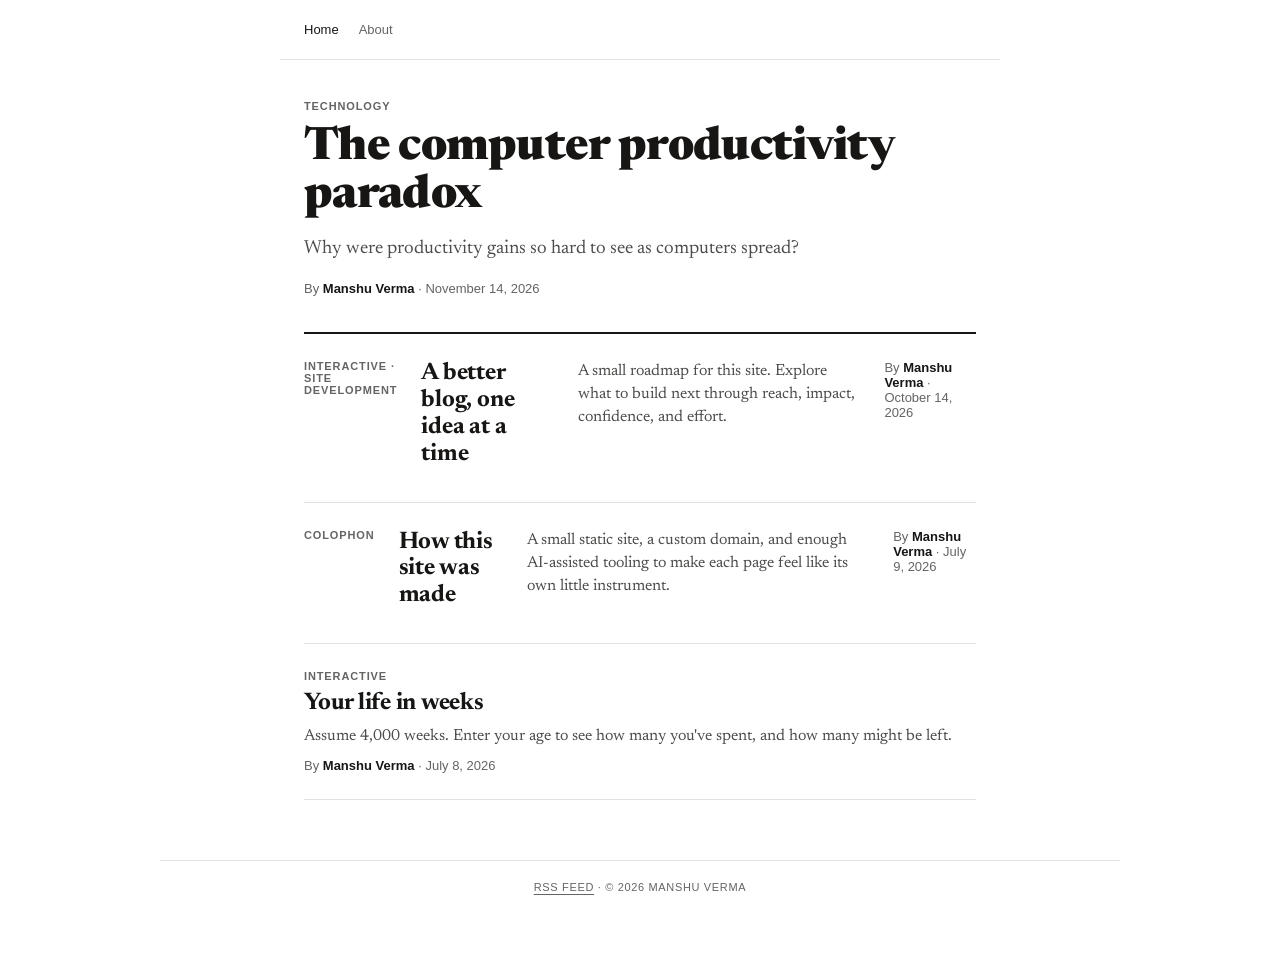
<file: index.html>
<!doctype html>
<html lang="en">
<head>
  <meta charset="utf-8">
  <meta name="viewport" content="width=device-width, initial-scale=1">
  <title>manshuverma.com</title>
  <meta name="description" content="Personal blog of Manshu Verma.">
  <link rel="preconnect" href="https://fonts.googleapis.com">
  <link rel="preconnect" href="https://fonts.gstatic.com" crossorigin>
  <link href="https://fonts.googleapis.com/css2?family=Newsreader:ital,opsz,wght@0,6..72,400..800;1,6..72,400..500&display=swap" rel="stylesheet">
  <link rel="stylesheet" href="assets/css/base.css">
  <link rel="alternate" type="application/rss+xml" title="Manshu Verma" href="feed.xml">
  <script defer src="community-config.js"></script>
  <script defer src="community.js"></script>
  <link rel="stylesheet" href="community.css">
</head>
<body>

  <header class="site-header">
    <nav>
      <a href="index.html" aria-current="page">Home</a>
      <a href="about.html">About</a>
    </nav>
  </header>

  <main class="feed">
    <article class="lead">
      <span class="kicker">Technology</span>
      <h1 class="lead__title"><a href="posts/2026-11-14-computer-productivity-paradox.html">The computer productivity paradox</a></h1>
      <p class="lead__dek">Why were productivity gains so hard to see as computers spread?</p>
      <div class="byline">By <strong>Manshu Verma</strong> &middot; November 14, 2026</div>
    </article>

    <article class="story">
      <span class="kicker">Interactive · Site development</span>
      <h2 class="story__title"><a href="posts/2026-10-14-blog-roadmap.html">A better blog, one idea at a time</a></h2>
      <p class="story__dek">A small roadmap for this site. Explore what to build next through reach, impact, confidence, and effort.</p>
      <div class="byline">By <strong>Manshu Verma</strong> &middot; October 14, 2026</div>
    </article>

    <article class="story">
      <span class="kicker">Colophon</span>
      <h2 class="story__title">
        <a href="posts/2026-07-09-how-this-site-was-made.html">How this site was made</a>
      </h2>
      <p class="story__dek">A small static site, a custom domain, and enough AI-assisted tooling to make each page feel like its own little instrument.</p>
      <div class="byline">By <strong>Manshu Verma</strong> &middot; July 9, 2026</div>
    </article>

    <article class="story">
      <div class="story__body">
        <span class="kicker">Interactive</span>
        <h2 class="story__title">
          <a href="posts/2026-07-08-your-life-in-weeks.html">Your life in weeks</a>
        </h2>
        <p class="story__dek">Assume 4,000 weeks. Enter your age to see how many you've spent, and how many might be left.</p>
        <div class="byline">By <strong>Manshu Verma</strong> &middot; July 8, 2026</div>
      </div>
    </article>

    <section class="community-section" data-newsletter hidden aria-labelledby="newsletter-heading">
      <h2 id="newsletter-heading">New writing, by email</h2>
      <p>Get new articles and interactive essays in your inbox.</p>
      <form method="post">
        <label for="newsletter-email">Your email address</label>
        <div class="newsletter-fields">
          <input id="newsletter-email" type="email" name="email" autocomplete="email" placeholder="you@example.com" required>
          <input type="hidden" name="embed" value="1">
          <button type="submit" disabled>Subscribe</button>
        </div>
      </form>
      <p class="community-note">Email subscriptions are handled by <a href="https://buttondown.com">Buttondown</a>. Unsubscribe at any time.</p>
    </section>
  </main>

  <footer class="site-footer">
    <a href="feed.xml">RSS feed</a> &middot;
    &copy; 2026 Manshu Verma
  </footer>
</body>
</html>
</file>
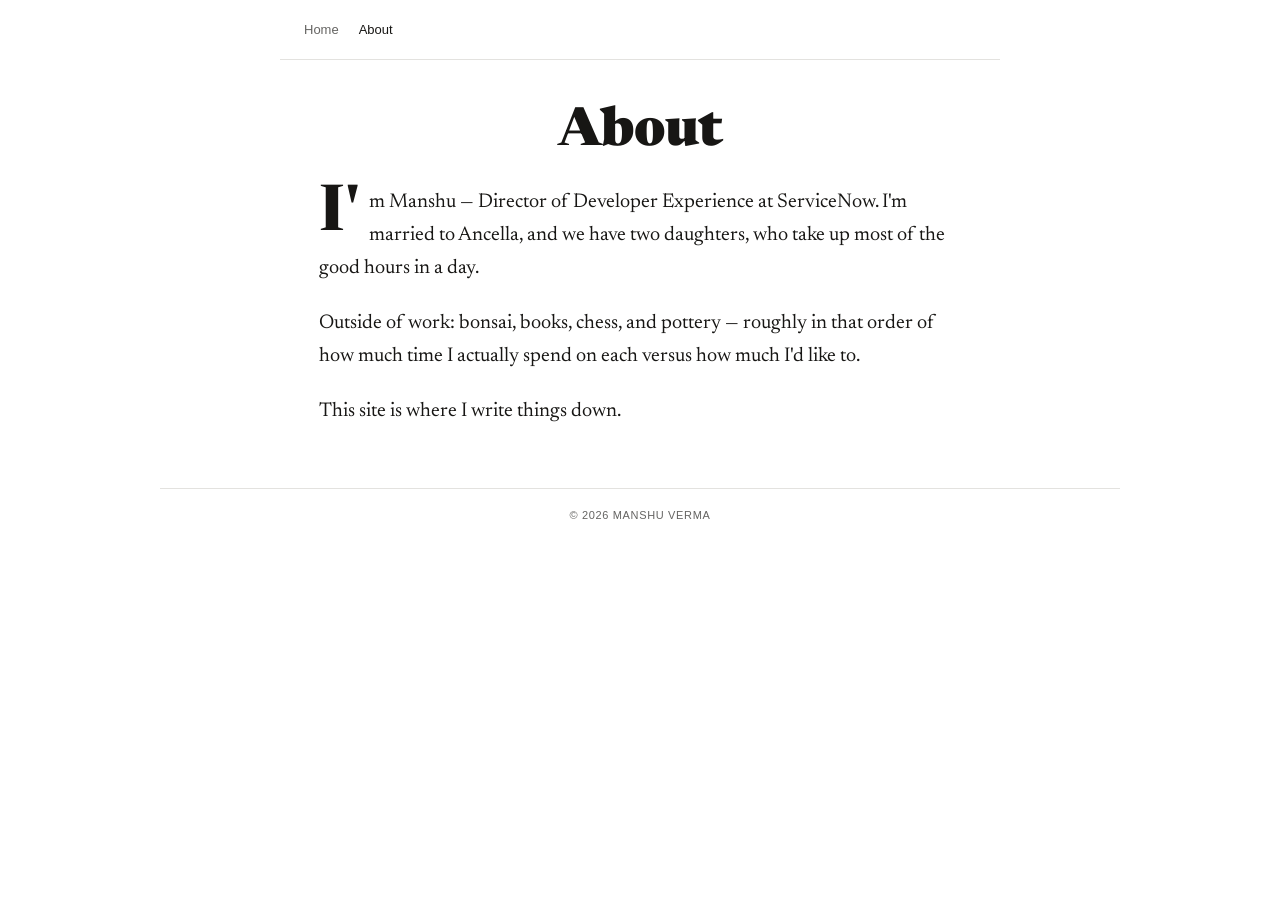
<file: about.html>
<!doctype html>
<html lang="en">
<head>
  <meta charset="utf-8">
  <meta name="viewport" content="width=device-width, initial-scale=1">
  <title>About — manshuverma.com</title>
  <meta name="description" content="About Manshu Verma.">
  <link rel="preconnect" href="https://fonts.googleapis.com">
  <link rel="preconnect" href="https://fonts.gstatic.com" crossorigin>
  <link href="https://fonts.googleapis.com/css2?family=Newsreader:ital,opsz,wght@0,6..72,400..800;1,6..72,400..500&display=swap" rel="stylesheet">
  <link rel="stylesheet" href="assets/css/base.css">
</head>
<body>

  <header class="site-header">
    <nav>
      <a href="index.html">Home</a>
      <a href="about.html" aria-current="page">About</a>
    </nav>
  </header>

  <main class="article">
    <div class="article__head">
      <h1 class="article__title">About</h1>
    </div>

    <div class="prose">
      <p>I'm Manshu — Director of Developer Experience at ServiceNow. I'm married to Ancella, and we have two daughters, who take up most of the good hours in a day.</p>
      <p>Outside of work: bonsai, books, chess, and pottery — roughly in that order of how much time I actually spend on each versus how much I'd like to.</p>
      <p>This site is where I write things down.</p>
    </div>
  </main>

  <footer class="site-footer">
    &copy; 2026 Manshu Verma
  </footer>

</body>
</html>
</file>
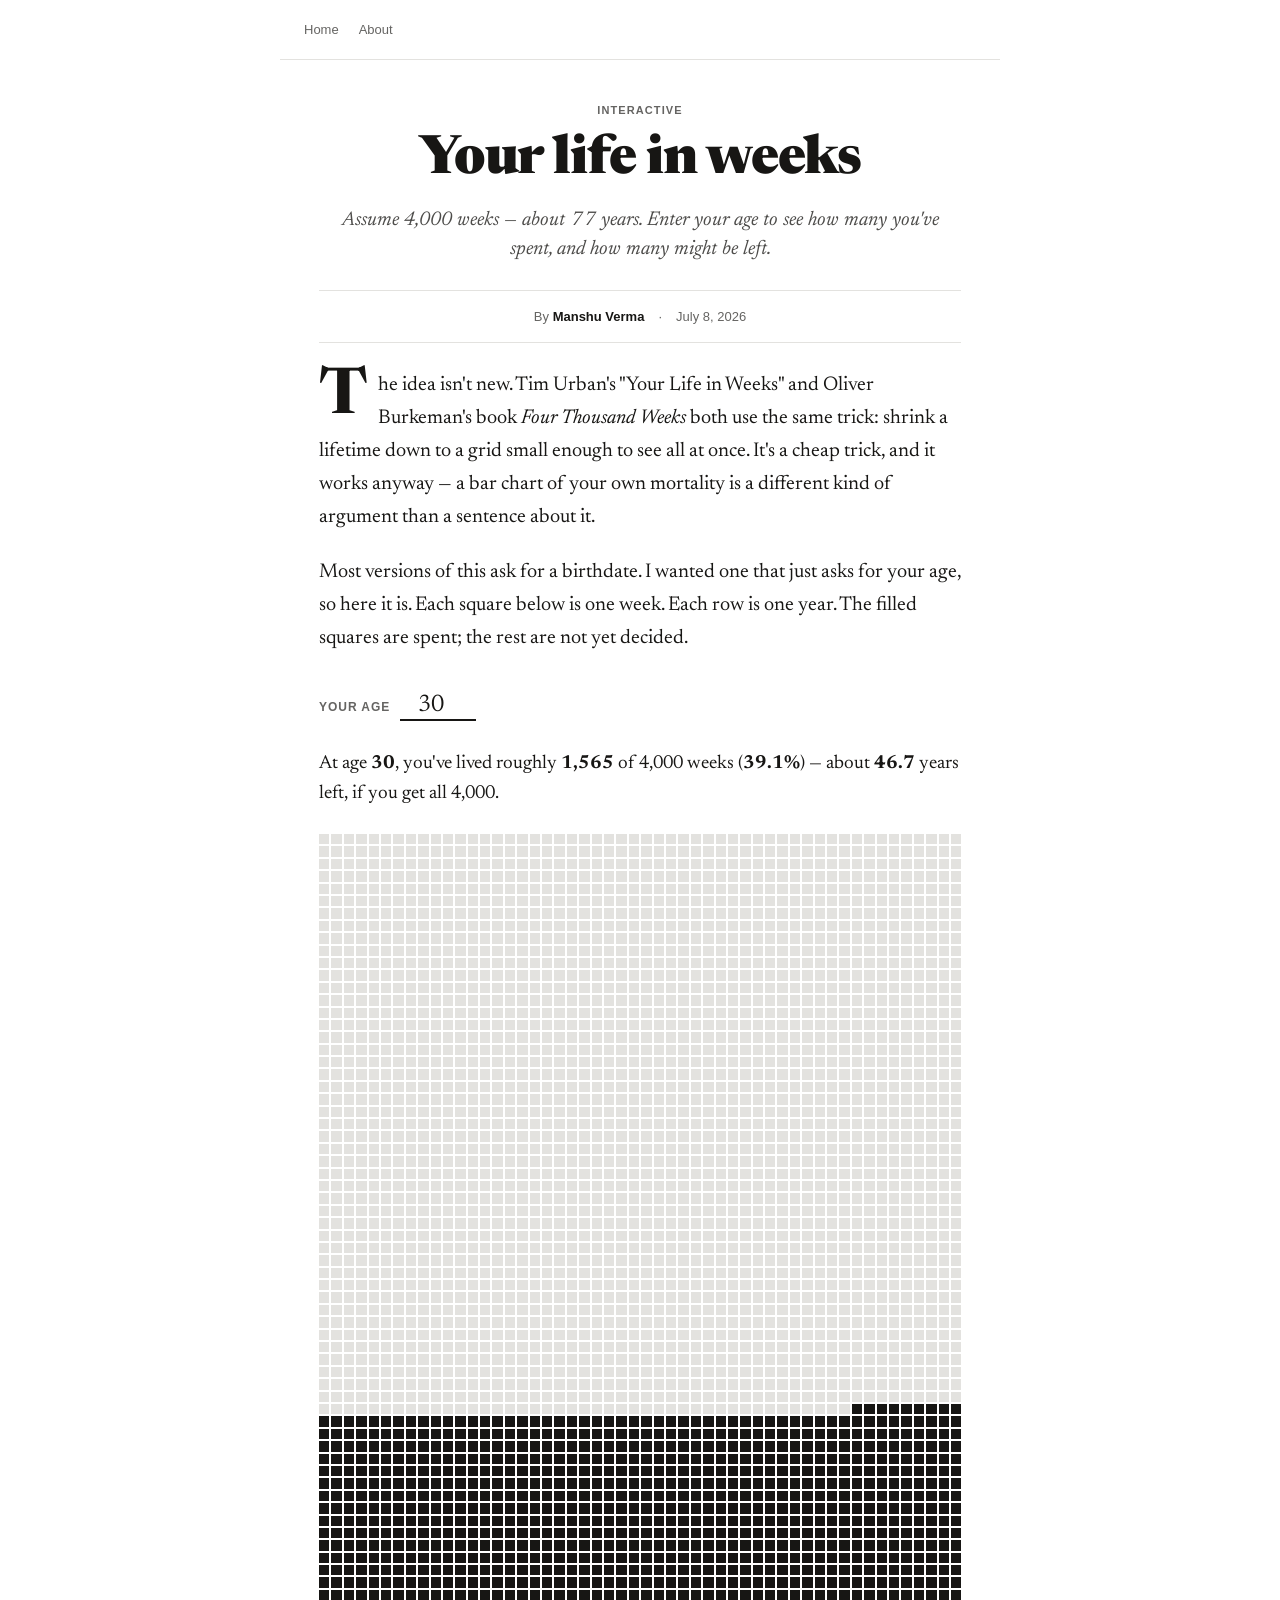
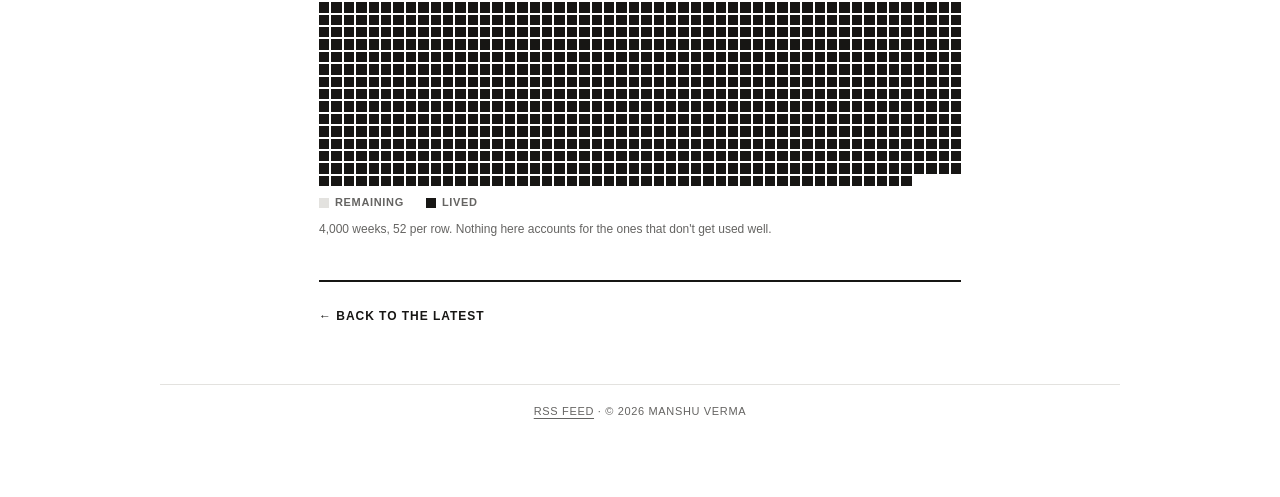
<file: posts/2026-07-08-your-life-in-weeks.html>
<!doctype html>
<html lang="en">
<head>
  <meta charset="utf-8">
  <meta name="viewport" content="width=device-width, initial-scale=1">
  <title>Your life in weeks — manshuverma.com</title>
  <meta name="description" content="An interactive visualization of a 4,000-week life, by age instead of birthdate.">
  <link rel="preconnect" href="https://fonts.googleapis.com">
  <link rel="preconnect" href="https://fonts.gstatic.com" crossorigin>
  <link href="https://fonts.googleapis.com/css2?family=Newsreader:ital,opsz,wght@0,6..72,400..800;1,6..72,400..500&display=swap" rel="stylesheet">
  <link rel="stylesheet" href="../assets/css/base.css">
  <style>
    /* Post-specific: the weeks-grid tool */
    .weeks-tool {
      margin: 36px 0 8px;
      font-family: var(--sans);
    }
    .weeks-tool__controls {
      display: flex;
      align-items: baseline;
      gap: 10px;
      margin-bottom: 28px;
    }
    .weeks-tool__controls label {
      font-size: 12px;
      font-weight: 600;
      letter-spacing: 0.08em;
      text-transform: uppercase;
      color: var(--ink-3);
    }
    .weeks-tool__controls input[type="number"] {
      width: 76px;
      font-family: var(--serif);
      font-size: 24px;
      text-align: center;
      background: transparent;
      color: var(--ink);
      border: none;
      border-bottom: 2px solid var(--ink);
      padding: 2px 4px;
    }
    .weeks-tool__controls input[type="number"]:focus {
      outline: none;
    }
    .weeks-tool__stat {
      font-family: var(--serif);
      font-size: 19px;
      line-height: 1.55;
      color: var(--ink);
      margin: 0 0 26px;
    }
    .weeks-grid {
      display: grid;
      grid-template-columns: repeat(52, 1fr);
      gap: 2px;
    }
    .week {
      aspect-ratio: 1;
      background: var(--rule);
    }
    .week.lived {
      background: var(--ink);
    }
    .weeks-tool__caption {
      margin-top: 14px;
      font-size: 12px;
      color: var(--ink-3);
    }
    .weeks-tool__legend {
      display: flex;
      align-items: center;
      gap: 22px;
      margin-top: 10px;
      font-size: 11px;
      font-weight: 600;
      letter-spacing: 0.06em;
      text-transform: uppercase;
      color: var(--ink-3);
    }
    .weeks-tool__legend .swatch {
      display: inline-block;
      width: 10px;
      height: 10px;
      margin-right: 6px;
      vertical-align: middle;
    }
    .swatch--lived { background: var(--ink); }
    .swatch--remaining { background: var(--rule); }
  </style>
  <link rel="alternate" type="application/rss+xml" title="Manshu Verma" href="../feed.xml">
  <script defer src="../community-config.js"></script>
  <script defer src="../community.js"></script>
  <link rel="stylesheet" href="../community.css">
</head>
<body>

  <header class="site-header">
    <nav>
      <a href="../index.html">Home</a>
      <a href="../about.html">About</a>
    </nav>
  </header>

  <main class="article">
    <div class="article__head">
      <span class="kicker">Interactive</span>
      <h1 class="article__title">Your life in weeks</h1>
      <p class="article__dek">Assume 4,000 weeks — about 77 years. Enter your age to see how many you've spent, and how many might be left.</p>
    </div>

    <div class="article__meta">
      <span>By <strong>Manshu Verma</strong></span>
      <span aria-hidden="true">&middot;</span>
      <span>July 8, 2026</span>
    </div>

    <div class="prose">
      <p>The idea isn't new. Tim Urban's "Your Life in Weeks" and Oliver Burkeman's book <em>Four Thousand Weeks</em> both use the same trick: shrink a lifetime down to a grid small enough to see all at once. It's a cheap trick, and it works anyway — a bar chart of your own mortality is a different kind of argument than a sentence about it.</p>
      <p>Most versions of this ask for a birthdate. I wanted one that just asks for your age, so here it is. Each square below is one week. Each row is one year. The filled squares are spent; the rest are not yet decided.</p>
    </div>

    <div class="weeks-tool">
      <div class="weeks-tool__controls">
        <label for="ageInput">Your age</label>
        <input type="number" id="ageInput" min="0" max="100" step="0.1" value="30">
      </div>
      <p class="weeks-tool__stat" id="weeksStat"></p>
      <div class="weeks-grid" id="weeksGrid" role="img" aria-label="Grid of 4000 squares representing weeks in a life, filled squares indicating weeks already lived"></div>
      <div class="weeks-tool__legend">
        <span><span class="swatch swatch--remaining"></span>Remaining</span>
        <span><span class="swatch swatch--lived"></span>Lived</span>
      </div>
      <p class="weeks-tool__caption">4,000 weeks, 52 per row. Nothing here accounts for the ones that don't get used well.</p>
    </div>

    <div class="article__foot">
      <a href="../index.html">&larr; Back to the latest</a>
    </div>

    <section class="community-section" data-newsletter hidden aria-labelledby="newsletter-heading">
      <h2 id="newsletter-heading">New writing, by email</h2>
      <p>Get new articles and interactive essays in your inbox.</p>
      <form method="post">
        <label for="newsletter-email">Your email address</label>
        <div class="newsletter-fields">
          <input id="newsletter-email" type="email" name="email" autocomplete="email" placeholder="you@example.com" required>
          <input type="hidden" name="embed" value="1">
          <button type="submit" disabled>Subscribe</button>
        </div>
      </form>
      <p class="community-note">Email subscriptions are handled by <a href="https://buttondown.com">Buttondown</a>. Unsubscribe at any time.</p>
    </section>

    <section class="community-section" data-comments data-page-id="2026-07-08-your-life-in-weeks" hidden aria-labelledby="comments-heading">
      <h2 id="comments-heading">Join the conversation</h2>
      <p>Questions, experiences, and thoughtful disagreements are welcome.</p>
      <button type="button">Load comments</button>
      <p class="community-note">Comments are hosted by <a href="https://hyvor.com/talk">Hyvor Talk</a>, which connects when you load them. You can comment as a guest. Comments may be moderated.</p>
      <p class="community-note" role="status"></p>
    </section>
  </main>

  <footer class="site-footer">
    <a href="../feed.xml">RSS feed</a> &middot;
    &copy; 2026 Manshu Verma
  </footer>

  <script>
    (function () {
      var WEEKS_PER_YEAR = 52.1775;
      var TOTAL_WEEKS = 4000;
      var grid = document.getElementById('weeksGrid');
      var input = document.getElementById('ageInput');
      var stat = document.getElementById('weeksStat');

      var cells = [];
      var fragment = document.createDocumentFragment();
      for (var i = 0; i < TOTAL_WEEKS; i++) {
        var cell = document.createElement('div');
        cell.className = 'week';
        fragment.appendChild(cell);
        cells.push(cell);
      }
      grid.appendChild(fragment);

      function render() {
        var age = Math.max(0, Math.min(100, parseFloat(input.value) || 0));
        var lived = Math.min(TOTAL_WEEKS, Math.round(age * WEEKS_PER_YEAR));
        var firstLivedIndex = TOTAL_WEEKS - lived;
        for (var i = 0; i < cells.length; i++) {
          cells[i].classList.toggle('lived', i >= firstLivedIndex);
        }
        var remaining = TOTAL_WEEKS - lived;
        var pct = ((lived / TOTAL_WEEKS) * 100).toFixed(1);
        var remainingYears = (remaining / WEEKS_PER_YEAR).toFixed(1);
        stat.innerHTML = 'At age <strong>' + age + '</strong>, you\'ve lived roughly <strong>' +
          lived.toLocaleString() + '</strong> of 4,000 weeks (<strong>' + pct + '%</strong>) &mdash; about <strong>' +
          remainingYears + '</strong> years left, if you get all 4,000.';
      }

      input.addEventListener('input', render);
      render();
    })();
  </script>
</body>
</html>
</file>
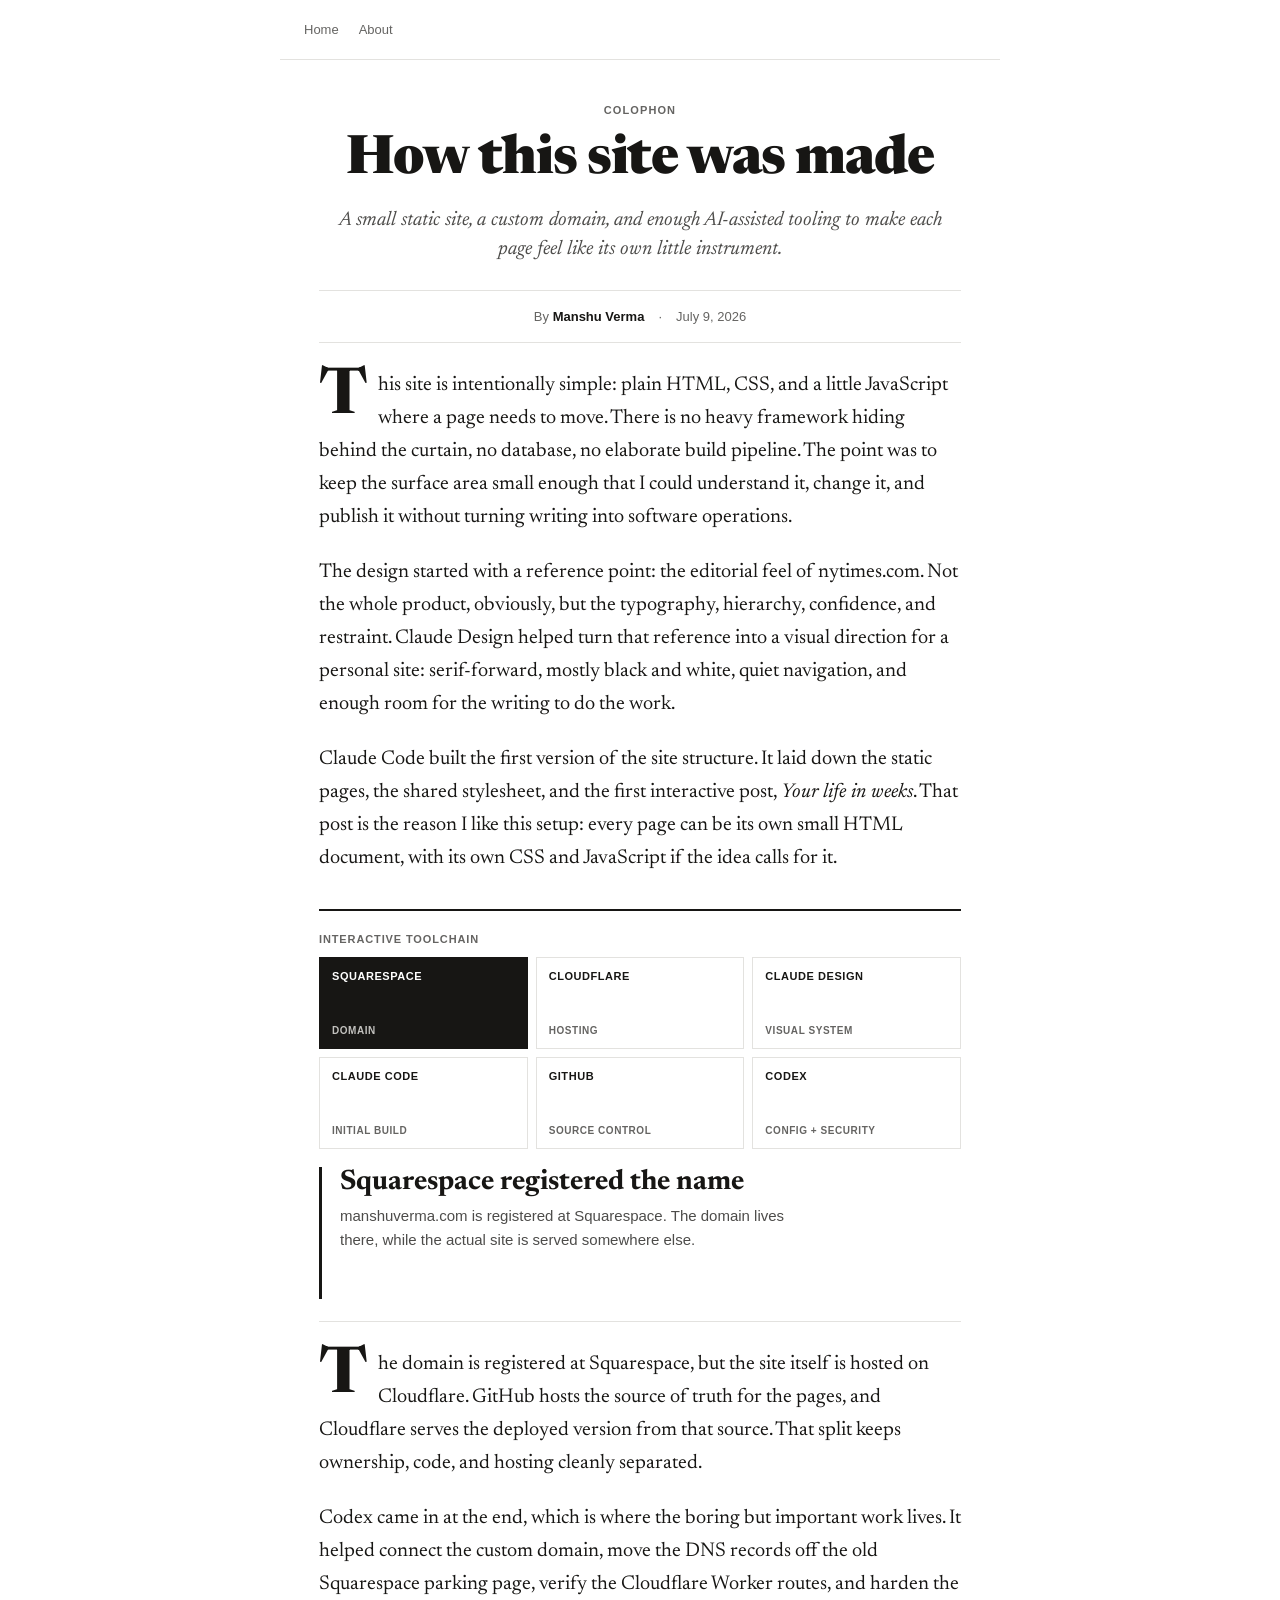
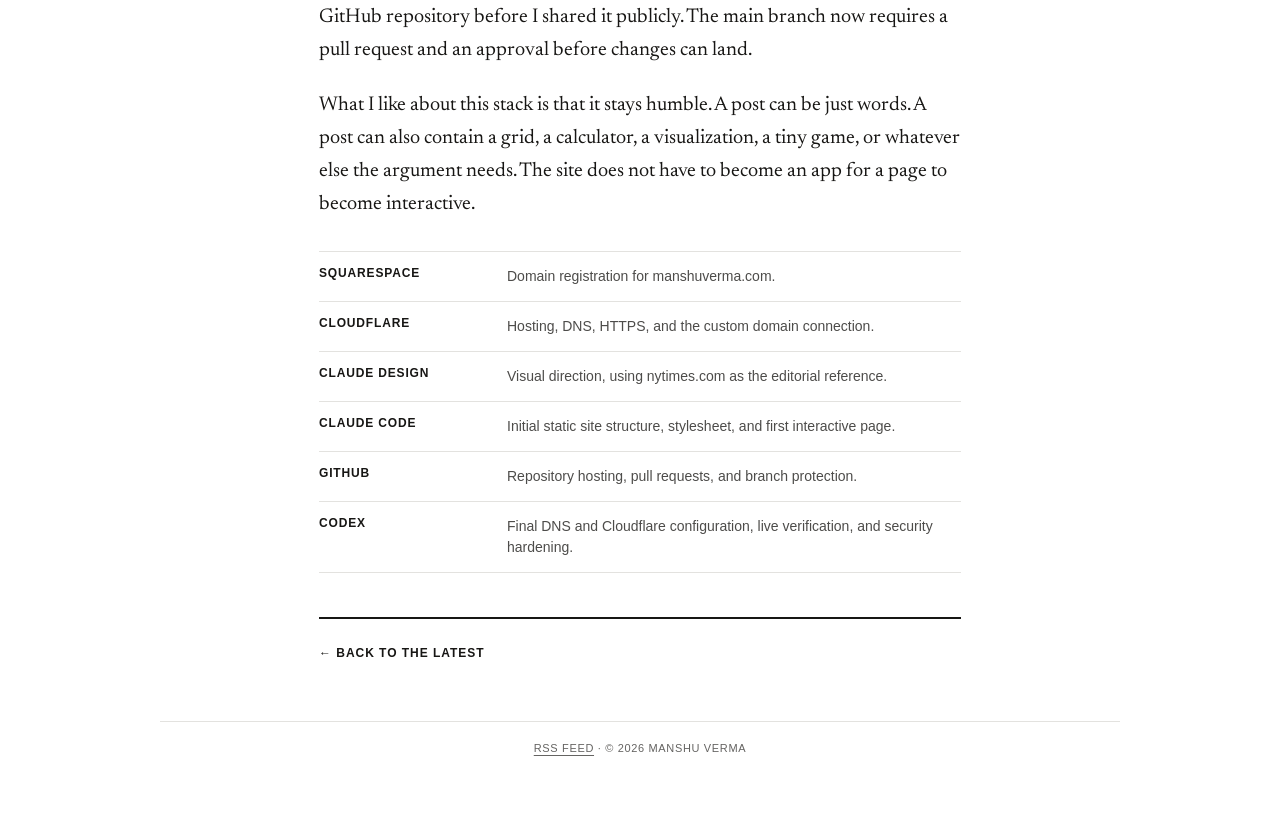
<file: posts/2026-07-09-how-this-site-was-made.html>
<!doctype html>
<html lang="en">
<head>
  <meta charset="utf-8">
  <meta name="viewport" content="width=device-width, initial-scale=1">
  <title>How this site was made - manshuverma.com</title>
  <meta name="description" content="How this site was designed, built, hosted, and hardened with a small stack of human and AI tools.">
  <link rel="preconnect" href="https://fonts.googleapis.com">
  <link rel="preconnect" href="https://fonts.gstatic.com" crossorigin>
  <link href="https://fonts.googleapis.com/css2?family=Newsreader:ital,opsz,wght@0,6..72,400..800;1,6..72,400..500&display=swap" rel="stylesheet">
  <link rel="stylesheet" href="../assets/css/base.css">
  <style>
    .stack-demo {
      margin: 34px 0 12px;
      padding: 22px 0;
      border-top: 2px solid var(--ink);
      border-bottom: 1px solid var(--rule);
      font-family: var(--sans);
    }
    .stack-demo__eyebrow {
      display: block;
      margin-bottom: 12px;
      font-size: 11px;
      font-weight: 600;
      letter-spacing: 0.08em;
      text-transform: uppercase;
      color: var(--ink-3);
    }
    .toolchain {
      display: grid;
      grid-template-columns: repeat(3, minmax(0, 1fr));
      gap: 8px;
      margin-bottom: 18px;
    }
    .toolchain__card {
      display: grid;
      align-content: space-between;
      min-height: 92px;
      border: 1px solid var(--rule);
      background: var(--paper);
      color: var(--ink);
      padding: 12px;
      font: 600 11px var(--sans);
      letter-spacing: 0.05em;
      text-transform: uppercase;
      text-align: left;
      cursor: pointer;
    }
    .toolchain__card span {
      color: var(--ink-3);
      font-size: 10px;
    }
    .toolchain__card[aria-pressed="true"] {
      background: var(--ink);
      border-color: var(--ink);
      color: var(--paper);
    }
    .toolchain__card[aria-pressed="true"] span {
      color: var(--ink-4);
    }
    .stack-demo__panel {
      min-height: 132px;
      border-left: 3px solid var(--ink);
      padding-left: 18px;
    }
    .stack-demo__label {
      margin: 0 0 6px;
      font-family: var(--serif);
      font-size: 28px;
      line-height: 1.1;
      font-weight: 700;
    }
    .stack-demo__copy {
      margin: 0;
      max-width: 58ch;
      color: var(--ink-2);
      font-size: 15px;
      line-height: 1.6;
    }
    .tool-list {
      margin: 30px 0 0;
      padding: 0;
      list-style: none;
      border-top: 1px solid var(--rule);
      font-family: var(--sans);
    }
    .tool-list li {
      display: grid;
      grid-template-columns: minmax(120px, 170px) 1fr;
      gap: 18px;
      padding: 14px 0;
      border-bottom: 1px solid var(--rule);
    }
    .tool-list strong {
      font-size: 12px;
      letter-spacing: 0.07em;
      text-transform: uppercase;
    }
    .tool-list span {
      color: var(--ink-2);
      font-size: 14px;
      line-height: 1.5;
    }
    @media (max-width: 560px) {
      .tool-list li { grid-template-columns: 1fr; gap: 4px; }
      .toolchain { grid-template-columns: 1fr 1fr; }
    }
  </style>
  <link rel="alternate" type="application/rss+xml" title="Manshu Verma" href="../feed.xml">
  <script defer src="../community-config.js"></script>
  <script defer src="../community.js"></script>
  <link rel="stylesheet" href="../community.css">
</head>
<body>

  <header class="site-header">
    <nav>
      <a href="../index.html">Home</a>
      <a href="../about.html">About</a>
    </nav>
  </header>

  <main class="article">
    <div class="article__head">
      <span class="kicker">Colophon</span>
      <h1 class="article__title">How this site was made</h1>
      <p class="article__dek">A small static site, a custom domain, and enough AI-assisted tooling to make each page feel like its own little instrument.</p>
    </div>

    <div class="article__meta">
      <span>By <strong>Manshu Verma</strong></span>
      <span aria-hidden="true">&middot;</span>
      <span>July 9, 2026</span>
    </div>

    <div class="prose">
      <p>This site is intentionally simple: plain HTML, CSS, and a little JavaScript where a page needs to move. There is no heavy framework hiding behind the curtain, no database, no elaborate build pipeline. The point was to keep the surface area small enough that I could understand it, change it, and publish it without turning writing into software operations.</p>

      <p>The design started with a reference point: the editorial feel of nytimes.com. Not the whole product, obviously, but the typography, hierarchy, confidence, and restraint. Claude Design helped turn that reference into a visual direction for a personal site: serif-forward, mostly black and white, quiet navigation, and enough room for the writing to do the work.</p>

      <p>Claude Code built the first version of the site structure. It laid down the static pages, the shared stylesheet, and the first interactive post, <em>Your life in weeks</em>. That post is the reason I like this setup: every page can be its own small HTML document, with its own CSS and JavaScript if the idea calls for it.</p>
    </div>

    <section class="stack-demo" aria-labelledby="stackDemoTitle">
      <span class="stack-demo__eyebrow">Interactive toolchain</span>
      <div class="toolchain" aria-label="Tools used to build this site">
        <button class="toolchain__card" type="button" data-stage="squarespace" aria-pressed="true">
          Squarespace
          <span>Domain</span>
        </button>
        <button class="toolchain__card" type="button" data-stage="cloudflare" aria-pressed="false">
          Cloudflare
          <span>Hosting</span>
        </button>
        <button class="toolchain__card" type="button" data-stage="claudeDesign" aria-pressed="false">
          Claude Design
          <span>Visual system</span>
        </button>
        <button class="toolchain__card" type="button" data-stage="claudeCode" aria-pressed="false">
          Claude Code
          <span>Initial build</span>
        </button>
        <button class="toolchain__card" type="button" data-stage="github" aria-pressed="false">
          GitHub
          <span>Source control</span>
        </button>
        <button class="toolchain__card" type="button" data-stage="codex" aria-pressed="false">
          Codex
          <span>Config + security</span>
        </button>
      </div>
      <div class="stack-demo__panel">
        <h2 class="stack-demo__label" id="stackDemoTitle">Squarespace registered the name</h2>
        <p class="stack-demo__copy" id="stackDemoCopy">manshuverma.com is registered at Squarespace. The domain lives there, while the actual site is served somewhere else.</p>
      </div>
    </section>

    <div class="prose">
      <p>The domain is registered at Squarespace, but the site itself is hosted on Cloudflare. GitHub hosts the source of truth for the pages, and Cloudflare serves the deployed version from that source. That split keeps ownership, code, and hosting cleanly separated.</p>

      <p>Codex came in at the end, which is where the boring but important work lives. It helped connect the custom domain, move the DNS records off the old Squarespace parking page, verify the Cloudflare Worker routes, and harden the GitHub repository before I shared it publicly. The main branch now requires a pull request and an approval before changes can land.</p>

      <p>What I like about this stack is that it stays humble. A post can be just words. A post can also contain a grid, a calculator, a visualization, a tiny game, or whatever else the argument needs. The site does not have to become an app for a page to become interactive.</p>
    </div>

    <ul class="tool-list" aria-label="Tools used to make this site">
      <li>
        <strong>Squarespace</strong>
        <span>Domain registration for manshuverma.com.</span>
      </li>
      <li>
        <strong>Cloudflare</strong>
        <span>Hosting, DNS, HTTPS, and the custom domain connection.</span>
      </li>
      <li>
        <strong>Claude Design</strong>
        <span>Visual direction, using nytimes.com as the editorial reference.</span>
      </li>
      <li>
        <strong>Claude Code</strong>
        <span>Initial static site structure, stylesheet, and first interactive page.</span>
      </li>
      <li>
        <strong>GitHub</strong>
        <span>Repository hosting, pull requests, and branch protection.</span>
      </li>
      <li>
        <strong>Codex</strong>
        <span>Final DNS and Cloudflare configuration, live verification, and security hardening.</span>
      </li>
    </ul>

    <div class="article__foot">
      <a href="../index.html">&larr; Back to the latest</a>
    </div>

    <section class="community-section" data-newsletter hidden aria-labelledby="newsletter-heading">
      <h2 id="newsletter-heading">New writing, by email</h2>
      <p>Get new articles and interactive essays in your inbox.</p>
      <form method="post">
        <label for="newsletter-email">Your email address</label>
        <div class="newsletter-fields">
          <input id="newsletter-email" type="email" name="email" autocomplete="email" placeholder="you@example.com" required>
          <input type="hidden" name="embed" value="1">
          <button type="submit" disabled>Subscribe</button>
        </div>
      </form>
      <p class="community-note">Email subscriptions are handled by <a href="https://buttondown.com">Buttondown</a>. Unsubscribe at any time.</p>
    </section>

    <section class="community-section" data-comments data-page-id="2026-07-09-how-this-site-was-made" hidden aria-labelledby="comments-heading">
      <h2 id="comments-heading">Join the conversation</h2>
      <p>Questions, experiences, and thoughtful disagreements are welcome.</p>
      <button type="button">Load comments</button>
      <p class="community-note">Comments are hosted by <a href="https://hyvor.com/talk">Hyvor Talk</a>, which connects when you load them. You can comment as a guest. Comments may be moderated.</p>
      <p class="community-note" role="status"></p>
    </section>
  </main>

  <footer class="site-footer">
    <a href="../feed.xml">RSS feed</a> &middot;
    &copy; 2026 Manshu Verma
  </footer>

  <script>
    (function () {
      var stages = {
        squarespace: {
          title: 'Squarespace registered the name',
          copy: 'manshuverma.com is registered at Squarespace. The domain lives there, while the actual site is served somewhere else.'
        },
        cloudflare: {
          title: 'Cloudflare serves the site',
          copy: 'Cloudflare handles DNS, HTTPS, and hosting. The custom domains point at the Worker that serves these static pages.'
        },
        claudeDesign: {
          title: 'Claude Design shaped the look',
          copy: 'Claude Design used nytimes.com as a reference for an editorial layout: serif type, restrained navigation, and a calm reading surface.'
        },
        claudeCode: {
          title: 'Claude Code built the first pass',
          copy: 'Claude Code created the initial static site setup: pages, CSS, and the first interactive post.'
        },
        github: {
          title: 'GitHub hosts the source',
          copy: 'GitHub is the public source of truth for the site. People can clone it, but protected rules keep main from being changed casually.'
        },
        codex: {
          title: 'Codex handled the final mile',
          copy: 'Codex connected the domain, verified the live site, and helped protect the GitHub repo so public readers can clone it without being able to change main.'
        }
      };

      var buttons = document.querySelectorAll('[data-stage]');
      var title = document.getElementById('stackDemoTitle');
      var copy = document.getElementById('stackDemoCopy');

      function selectStage(stage) {
        var content = stages[stage];
        title.textContent = content.title;
        copy.textContent = content.copy;
        buttons.forEach(function (button) {
          var isActive = button.getAttribute('data-stage') === stage;
          button.setAttribute('aria-pressed', String(isActive));
        });
      }

      buttons.forEach(function (button) {
        button.addEventListener('click', function () {
          selectStage(button.getAttribute('data-stage'));
        });
      });
      selectStage('squarespace');
    })();
  </script>
</body>
</html>
</file>
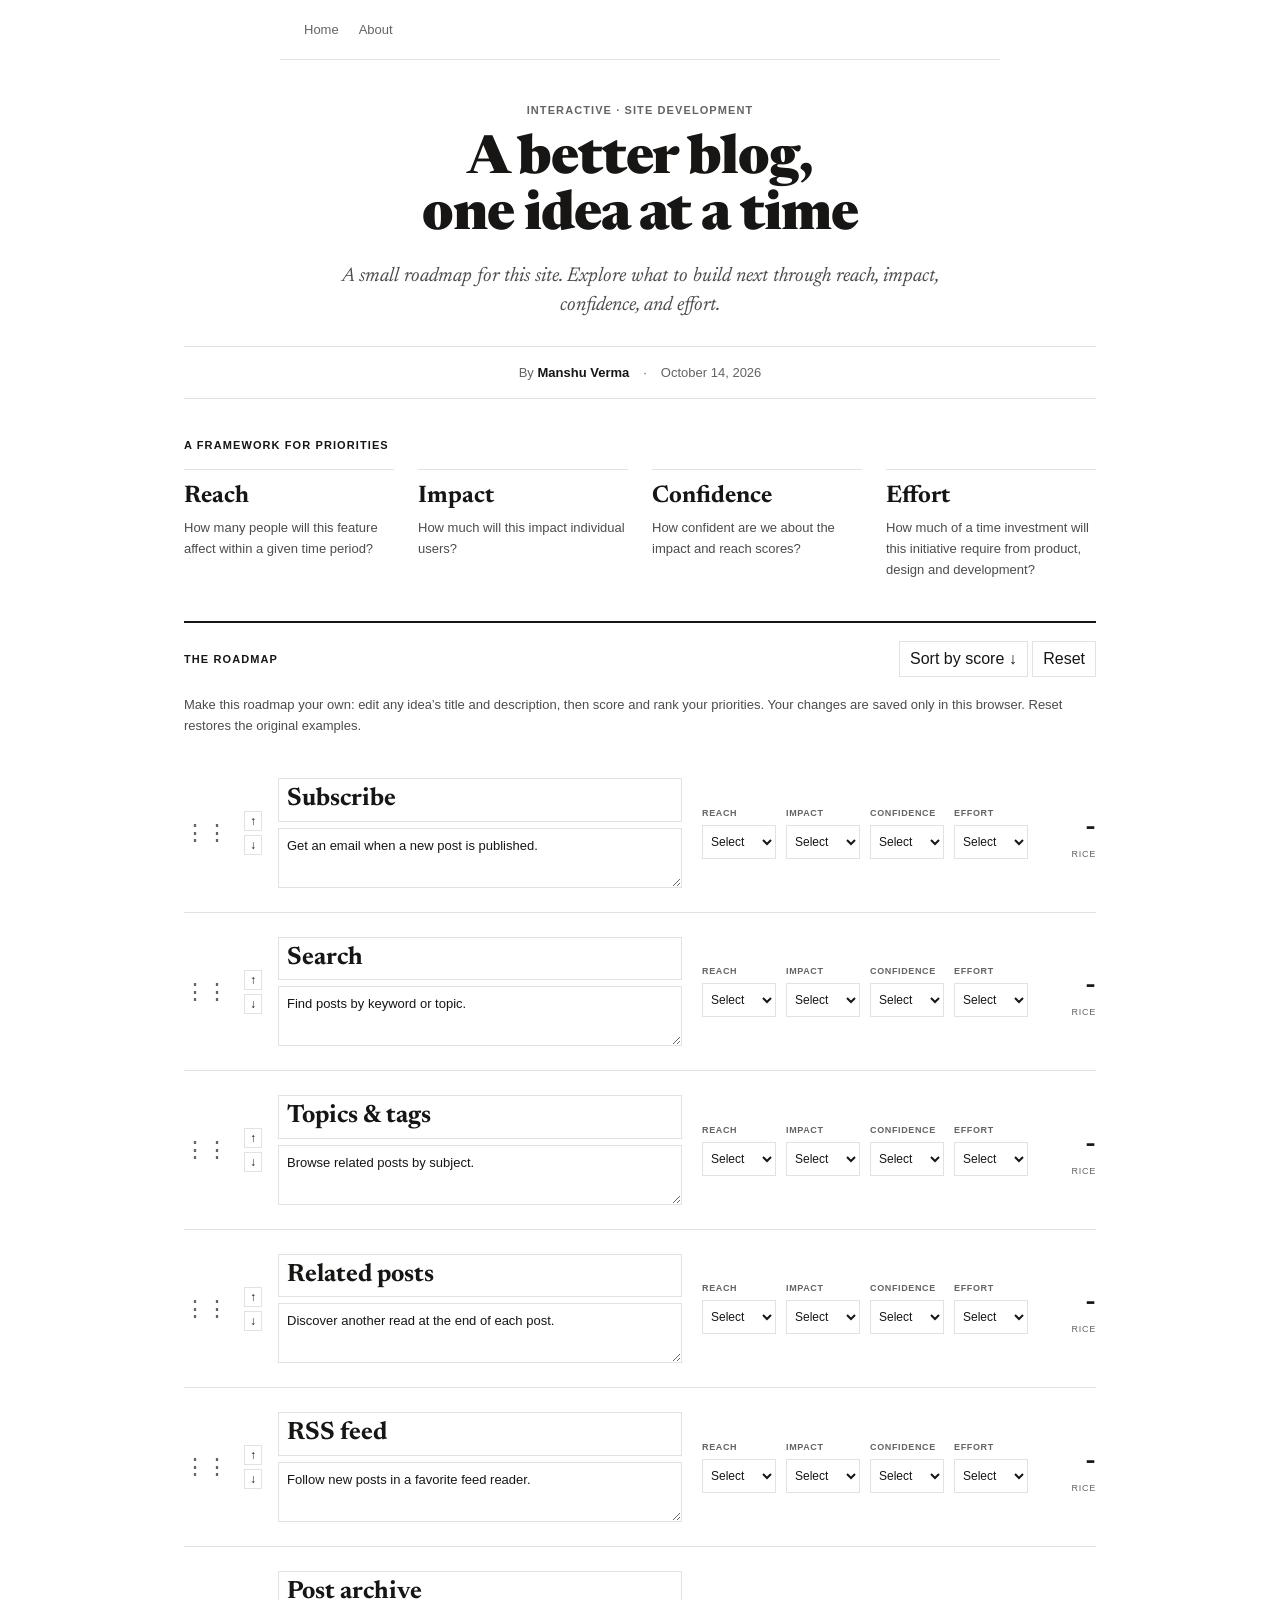
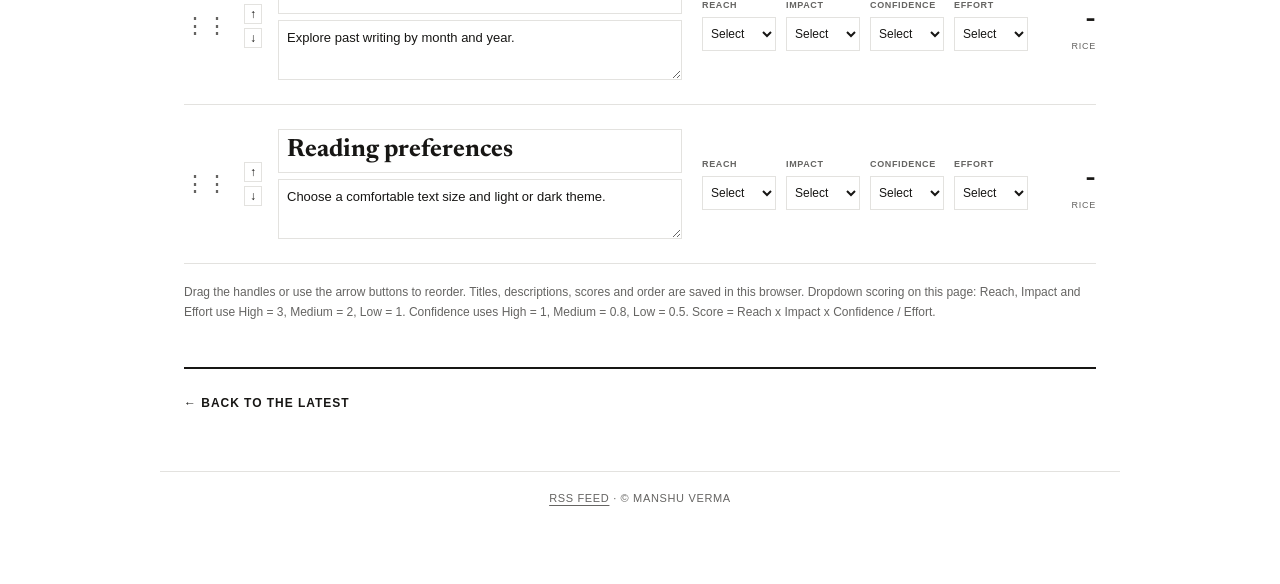
<file: posts/2026-10-14-blog-roadmap.html>
<!DOCTYPE html>
<html lang="en">
<head>
<meta charset="UTF-8">
<meta name="viewport" content="width=device-width, initial-scale=1.0">
<title>Blog roadmap - manshuverma.com</title>
<link rel="preconnect" href="https://fonts.googleapis.com">
<link rel="preconnect" href="https://fonts.gstatic.com" crossorigin>
<link href="https://fonts.googleapis.com/css2?family=Newsreader:ital,opsz,wght@0,6..72,400..800;1,6..72,400..500&display=swap" rel="stylesheet">
<link rel="stylesheet" href="../assets/css/base.css">
<meta name="description" content="Explore enhancements for this blog with interactive RICE scoring.">
<style>
.roadmap { max-width: 960px; margin: auto; padding: 0 24px; }
.roadmap .article__head { max-width: 720px; margin: auto; }
.roadmap .article__meta { margin-bottom: 40px; }
.section-title { font-size: 11px; font-weight: 600; letter-spacing: .1em; text-transform: uppercase; margin: 0 0 18px; }
.defs { display:grid; grid-template-columns:repeat(4,1fr); gap:24px; margin-bottom:40px; }
.def { border-top:1px solid var(--rule); padding-top:14px; }
.def h3 { font-family:var(--serif); font-size:24px; margin:0 0 10px; }
.def p { font-size:13px; line-height:1.6; color:var(--ink-2); margin:0; }
.toolbar { display:flex; justify-content:space-between; align-items:center; gap:12px; border-top:2px solid var(--ink); padding:18px 0; }
.toolbar .section-title { margin:0; }
button { font:inherit; color:var(--ink); background:var(--paper); border:1px solid var(--rule); cursor:pointer; padding:8px 10px; }
button:hover { border-color:var(--ink); }
button:focus-visible, select:focus-visible { outline:2px solid var(--ink); outline-offset:3px; }
.step { display:flex; flex-wrap:wrap; align-items:center; justify-content:space-between; gap:20px; padding:24px 0; border-bottom:1px solid var(--rule); }
.left { display:flex; align-items:center; gap:16px; flex:1 1 270px; }
.title { font-family:var(--serif); font-size:25px; font-weight:700; line-height:1.1; }
.line { font-size:13px; line-height:1.6; color:var(--ink-2); margin-top:6px; max-width:38ch; }
.idea-copy { flex:1; min-width:0; }
.idea-edit { display:block; box-sizing:border-box; width:100%; color:var(--ink); background:transparent; border:1px solid var(--rule); border-radius:0; padding:7px 8px; }
.idea-edit:focus { outline:2px solid var(--ink); outline-offset:2px; }
.title.idea-edit { font-family:var(--serif); }
.line.idea-edit { font-family:var(--sans); resize:vertical; min-height:60px; max-width:none; }
.edit-note { font-size:13px; line-height:1.6; color:var(--ink-2); margin:0 0 18px; }
.handle { cursor:grab; color:var(--ink-3); font-size:22px; user-select:none; }
.move-controls { display:flex; flex-direction:column; gap:4px; }
.move-controls button { padding:2px 5px; font-size:12px; }
.step.dragging { opacity:.4; }
.rice { display:flex; flex-wrap:wrap; align-items:flex-end; gap:10px; }
.rice label { display:flex; flex-direction:column; gap:7px; font-size:9px; font-weight:600; letter-spacing:.07em; text-transform:uppercase; color:var(--ink-3); }
.rice select { font:400 12px var(--sans); color:var(--ink); background:var(--paper); border:1px solid var(--rule); border-radius:0; padding:8px 4px; width:74px; }
.score { min-width:58px; text-align:right; }
.score-val { font-family:var(--serif); font-size:32px; font-weight:700; line-height:1; font-variant-numeric:tabular-nums; }
.score-lbl { font-size:9px; color:var(--ink-3); letter-spacing:.08em; margin-top:6px; }
.rice-note { font-size:12px; line-height:1.7; color:var(--ink-3); margin-top:18px; }
@media(max-width:760px) { .defs { grid-template-columns:repeat(2,1fr); } .left { flex-basis:100%; } .rice { width:100%; } .score { margin-left:auto; } }
@media(max-width:420px) { .roadmap { padding:0 18px; } .defs { gap:20px; } .rice { gap:6px; } .rice select { width:64px; } .score { min-width:42px; } .toolbar { flex-wrap:wrap; } }
</style>
  <link rel="alternate" type="application/rss+xml" title="Manshu Verma" href="../feed.xml">
  <script defer src="../community-config.js"></script>
  <script defer src="../community.js"></script>
  <link rel="stylesheet" href="../community.css">
</head>
<body>
<header class="site-header"><nav><a href="../index.html">Home</a><a href="../about.html">About</a></nav></header>
<main class="roadmap">

    <div class="article__head">
      <span class="kicker">Interactive · Site development</span>
      <h1 class="article__title">A better blog,<br>one idea at a time</h1>
      <p class="article__dek">A small roadmap for this site. Explore what to build next through reach, impact, confidence, and effort.</p>
    </div>
    <div class="article__meta"><span>By <strong>Manshu Verma</strong></span><span aria-hidden="true">·</span><time datetime="2026-10-14">October 14, 2026</time></div>

    <h2 class="section-title">A framework for priorities</h2>
    <div class="defs">
        <div class="def">
            <h3>Reach</h3>
            <p>How many people will this feature affect within a given time period?</p>
        </div>
        <div class="def">
            <h3>Impact</h3>
            <p>How much will this impact individual users?</p>
        </div>
        <div class="def">
            <h3>Confidence</h3>
            <p>How confident are we about the impact and reach scores?</p>
        </div>
        <div class="def">
            <h3>Effort</h3>
            <p>How much of a time investment will this initiative require from product, design and development?</p>        </div>
    </div>

    <div class="toolbar"><h2 class="section-title">The roadmap</h2><div><button id="sort-score" type="button">Sort by score ↓</button> <button id="reset-scores" type="button">Reset</button></div></div>
    <p class="edit-note">Make this roadmap your own: edit any idea’s title and description, then score and rank your priorities. Your changes are saved only in this browser. Reset restores the original examples.</p>
    <div class="steps">
        <div class="step">
            <div><div class="title">Subscribe</div><div class="line">Get an email when a new post is published.</div></div>
        </div>
        <div class="step">
            <div><div class="title">Search</div><div class="line">Find posts by keyword or topic.</div></div>
        </div>
        <div class="step">
            <div><div class="title">Topics & tags</div><div class="line">Browse related posts by subject.</div></div>
        </div>
        <div class="step">
            <div><div class="title">Related posts</div><div class="line">Discover another read at the end of each post.</div></div>
        </div>
        <div class="step">
            <div><div class="title">RSS feed</div><div class="line">Follow new posts in a favorite feed reader.</div></div>
        </div>
        <div class="step">
            <div><div class="title">Post archive</div><div class="line">Explore past writing by month and year.</div></div>
        </div>
        <div class="step">
            <div><div class="title">Reading preferences</div><div class="line">Choose a comfortable text size and light or dark theme.</div></div>
        </div>
    </div>
    <div class="rice-note">Drag the handles or use the arrow buttons to reorder. Titles, descriptions, scores and order are saved in this browser. Dropdown scoring on this page: Reach, Impact and Effort use High = 3, Medium = 2, Low = 1. Confidence uses High = 1, Medium = 0.8, Low = 0.5. Score = Reach x Impact x Confidence / Effort.</div>

<div class="article__foot"><a href="../index.html">← Back to the latest</a></div>

    <section class="community-section" data-newsletter hidden aria-labelledby="newsletter-heading">
      <h2 id="newsletter-heading">New writing, by email</h2>
      <p>Get new articles and interactive essays in your inbox.</p>
      <form method="post">
        <label for="newsletter-email">Your email address</label>
        <div class="newsletter-fields">
          <input id="newsletter-email" type="email" name="email" autocomplete="email" placeholder="you@example.com" required>
          <input type="hidden" name="embed" value="1">
          <button type="submit" disabled>Subscribe</button>
        </div>
      </form>
      <p class="community-note">Email subscriptions are handled by <a href="https://buttondown.com">Buttondown</a>. Unsubscribe at any time.</p>
    </section>

    <section class="community-section" data-comments data-page-id="2026-10-14-blog-roadmap" hidden aria-labelledby="comments-heading">
      <h2 id="comments-heading">Join the conversation</h2>
      <p>Questions, experiences, and thoughtful disagreements are welcome.</p>
      <button type="button">Load comments</button>
      <p class="community-note">Comments are hosted by <a href="https://hyvor.com/talk">Hyvor Talk</a>, which connects when you load them. You can comment as a guest. Comments may be moderated.</p>
      <p class="community-note" role="status"></p>
    </section>
  </main>
<footer class="site-footer">
    <a href="../feed.xml">RSS feed</a> &middot; © Manshu Verma</footer>
<script>

    var FIELDS = [['R', 'Reach'], ['I', 'Impact'], ['C', 'Confidence'], ['E', 'Effort']];
    var VAL = {
        R: { High: 3, Medium: 2, Low: 1 },
        I: { High: 3, Medium: 2, Low: 1 },
        C: { High: 1, Medium: 0.8, Low: 0.5 },
        E: { High: 3, Medium: 2, Low: 1 }
    };
    var KEY = 'manshu-blog-roadmap-rice-v1';
    var saved = {};
    try { saved = JSON.parse(localStorage.getItem(KEY)) || {}; } catch (e) {}

    document.querySelectorAll('.step').forEach(function (step) {
        var name = step.querySelector('.title').textContent;
        step.dataset.id = name;
        var copy = step.firstElementChild;
        copy.className = 'idea-copy';
        var originalDescription = copy.querySelector('.line').textContent;
        var titleInput = document.createElement('input');
        titleInput.type = 'text'; titleInput.className = 'title idea-edit';
        titleInput.setAttribute('aria-label', name + ' title');
        titleInput.value = saved[name] && typeof saved[name].title === 'string' ? saved[name].title : name;
        var descriptionInput = document.createElement('textarea');
        descriptionInput.className = 'line idea-edit'; descriptionInput.rows = 2;
        descriptionInput.setAttribute('aria-label', name + ' description');
        descriptionInput.value = saved[name] && typeof saved[name].description === 'string' ? saved[name].description : originalDescription;
        copy.replaceChildren(titleInput, descriptionInput);
        step.restoreCopy = function () { titleInput.value = name; descriptionInput.value = originalDescription; };
        titleInput.addEventListener('input', update);
        descriptionInput.addEventListener('input', update);
        var rice = document.createElement('div');
        rice.className = 'rice';
        var selects = {};
        FIELDS.forEach(function (f) {
            var label = document.createElement('label');
            label.textContent = f[1];
            var sel = document.createElement('select');
            ['', 'High', 'Medium', 'Low'].forEach(function (v) {
                var o = document.createElement('option');
                o.value = v; o.textContent = v || 'Select';
                sel.appendChild(o);
            });
            sel.value = (saved[name] && saved[name][f[0]]) || '';
            sel.addEventListener('change', update);
            label.appendChild(sel);
            rice.appendChild(label);
            selects[f[0]] = sel;
        });
        var score = document.createElement('div');
        score.className = 'score';
        score.innerHTML = '<div class="score-val">-</div><div class="score-lbl">RICE</div>';
        rice.appendChild(score);
        step.appendChild(rice);

        var left = document.createElement('div');
        left.className = 'left';
        var handle = document.createElement('div');
        handle.className = 'handle';
        handle.setAttribute('aria-hidden', 'true');
        handle.title = 'Drag to reorder';
        handle.textContent = '⋮⋮';
        left.appendChild(handle);
        left.appendChild(step.firstElementChild);
        step.insertBefore(left, rice);
        var moves = document.createElement('div');
        moves.className = 'move-controls';
        [['↑', -1], ['↓', 1]].forEach(function (item) {
            var button = document.createElement('button');
            button.type = 'button'; button.textContent = item[0];
            button.setAttribute('aria-label', 'Move ' + name + (item[1] < 0 ? ' up' : ' down'));
            button.addEventListener('click', function () {
                if (item[1] < 0 && step.previousElementSibling) list.insertBefore(step, step.previousElementSibling);
                else if (item[1] > 0 && step.nextElementSibling) list.insertBefore(step.nextElementSibling, step);
                saveOrder(); button.focus();
            });
            moves.appendChild(button);
        });
        left.insertBefore(moves, left.lastElementChild);
        score.setAttribute('aria-live', 'polite');

        handle.addEventListener('mousedown', function () { step.draggable = true; });
        handle.addEventListener('mouseup', function () { step.draggable = false; });
        step.addEventListener('dragstart', function (e) {
            step.classList.add('dragging');
            e.dataTransfer.effectAllowed = 'move';
            e.dataTransfer.setData('text/plain', name);
        });
        step.addEventListener('dragend', function () {
            step.classList.remove('dragging');
            step.draggable = false;
            saveOrder();
        });

        function update() {
            var displayName = titleInput.value.trim() || 'untitled idea';
            moves.children[0].setAttribute('aria-label', 'Move ' + displayName + ' up');
            moves.children[1].setAttribute('aria-label', 'Move ' + displayName + ' down');
            var vals = {}, ready = true;
            FIELDS.forEach(function (f) {
                vals[f[0]] = selects[f[0]].value;
                if (!vals[f[0]]) ready = false;
            });
            score.firstChild.textContent = ready
                ? (VAL.R[vals.R] * VAL.I[vals.I] * VAL.C[vals.C] / VAL.E[vals.E]).toFixed(1)
                : '-';
            step.dataset.score = ready ? VAL.R[vals.R] * VAL.I[vals.I] * VAL.C[vals.C] / VAL.E[vals.E] : '-1';
            vals.title = titleInput.value;
            vals.description = descriptionInput.value;
            saved[name] = vals;
            try { localStorage.setItem(KEY, JSON.stringify(saved)); } catch (e) {}
        }
        update();
    });

    var list = document.querySelector('.steps');
    var ORDER_KEY = 'manshu-blog-roadmap-order-v1';

    function saveOrder() {
        var names = Array.prototype.map.call(list.querySelectorAll('.step'), function (s) {
            return s.dataset.id;
        });
        try { localStorage.setItem(ORDER_KEY, JSON.stringify(names)); } catch (e) {}
    }

    try {
        var order = JSON.parse(localStorage.getItem(ORDER_KEY)) || [];
        order.forEach(function (n) {
            Array.prototype.forEach.call(list.querySelectorAll('.step'), function (s) {
                if (s.dataset.id === n) list.appendChild(s);
            });
        });
    } catch (e) {}

    list.addEventListener('dragover', function (e) {
        e.preventDefault();
        var dragging = list.querySelector('.dragging');
        if (!dragging) return;
        var after = null, best = -Infinity;
        list.querySelectorAll('.step:not(.dragging)').forEach(function (s) {
            var box = s.getBoundingClientRect();
            var offset = e.clientY - box.top - box.height / 2;
            if (offset < 0 && offset > best) { best = offset; after = s; }
        });
        list.insertBefore(dragging, after);
    });

    document.getElementById('sort-score').addEventListener('click', function () {
        Array.from(list.children).sort(function (a, b) { return Number(b.dataset.score) - Number(a.dataset.score); }).forEach(function (step) { list.appendChild(step); });
        saveOrder();
    });
    var originalOrder = ['Subscribe', 'Search', 'Topics & tags', 'Related posts', 'RSS feed', 'Post archive', 'Reading preferences'];
    document.getElementById('reset-scores').addEventListener('click', function () {
        list.querySelectorAll('.step').forEach(function (step) { step.restoreCopy(); });
        list.querySelectorAll('select').forEach(function (select) { select.value = ''; select.dispatchEvent(new Event('change')); });
        originalOrder.forEach(function (name) { Array.from(list.children).forEach(function (step) { if (step.dataset.id === name) list.appendChild(step); }); });
        saveOrder();
    });
</script>
</body>
</html>
</file>
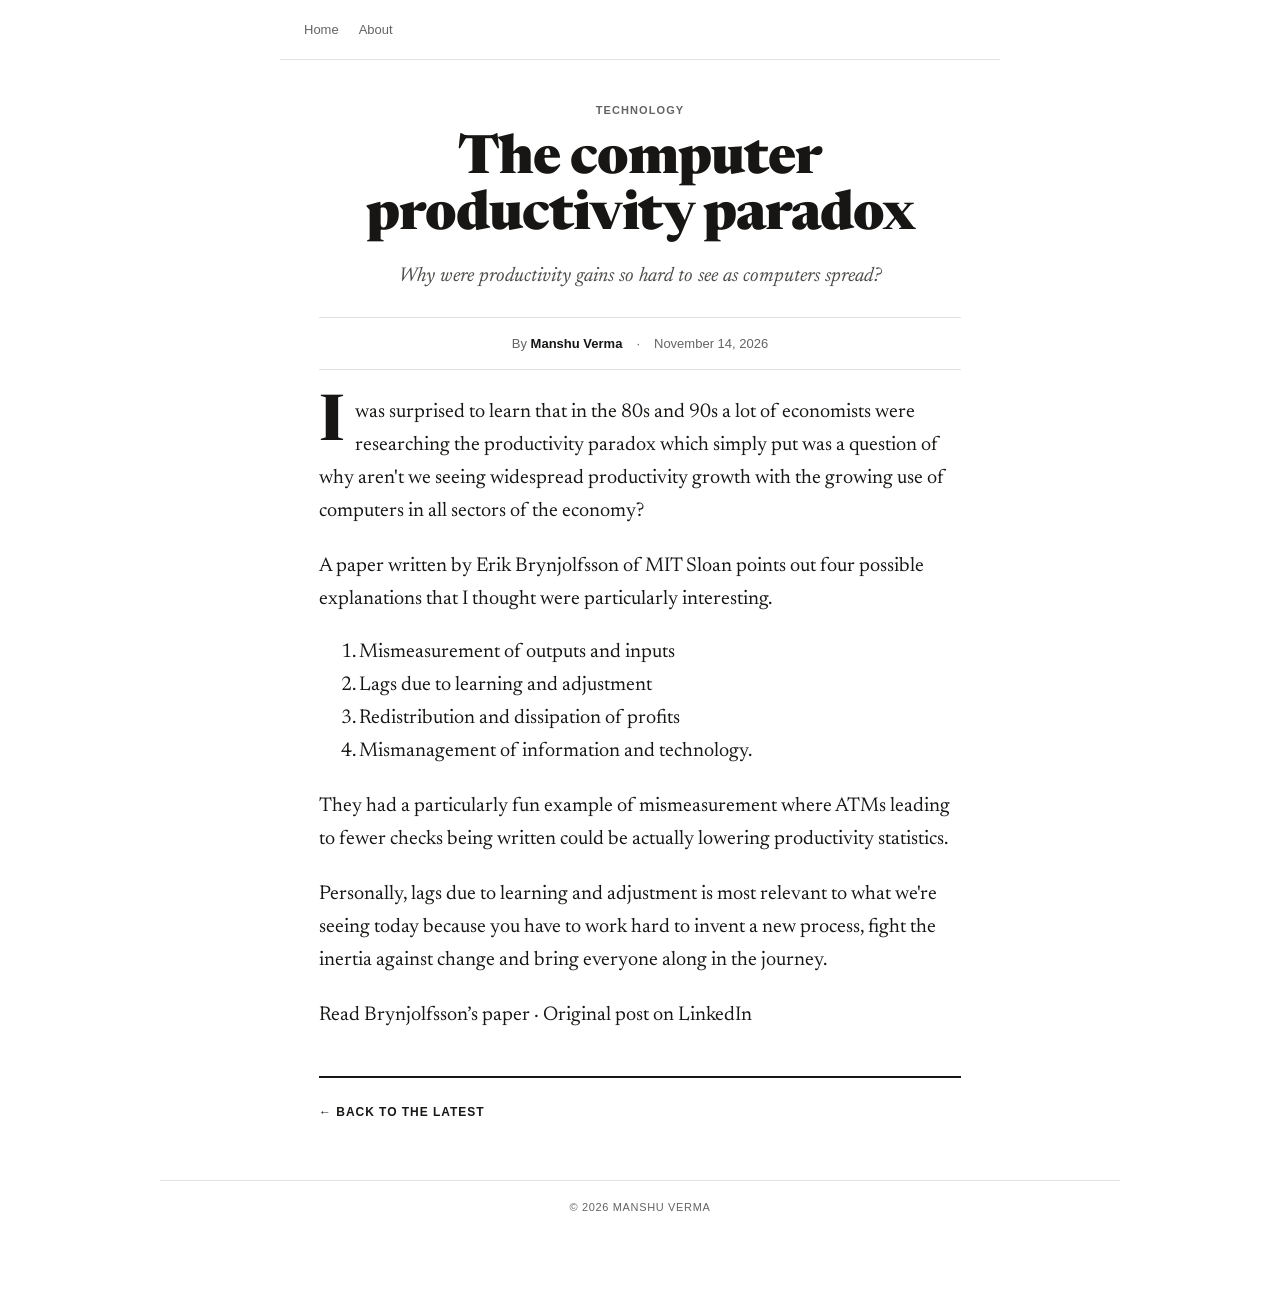
<file: posts/2026-11-14-computer-productivity-paradox.html>
<!doctype html>
<html lang="en">
<head>
  <meta charset="utf-8">
  <meta name="viewport" content="width=device-width, initial-scale=1">
  <title>The computer productivity paradox - manshuverma.com</title>
  <meta name="description" content="Four possible explanations for the computer productivity paradox, and what learning and adjustment mean today.">
  <link rel="preconnect" href="https://fonts.googleapis.com">
  <link rel="preconnect" href="https://fonts.gstatic.com" crossorigin>
  <link href="https://fonts.googleapis.com/css2?family=Newsreader:ital,opsz,wght@0,6..72,400..800;1,6..72,400..500&display=swap" rel="stylesheet">
  <link rel="stylesheet" href="../assets/css/base.css">
</head>
<body>
  <header class="site-header">
    <nav>
      <a href="../index.html">Home</a>
      <a href="../about.html">About</a>
    </nav>
  </header>

  <main class="article">
    <article>
      <header class="article__head">
        <span class="kicker">Technology</span>
        <h1 class="article__title">The computer productivity paradox</h1>
        <p class="article__dek">Why were productivity gains so hard to see as computers spread?</p>
      </header>
      <div class="article__meta">
        <span>By <strong>Manshu Verma</strong></span>
        <span aria-hidden="true">·</span>
        <time datetime="2026-11-14">November 14, 2026</time>
      </div>

      <div class="prose">
        <p>I was surprised to learn that in the 80s and 90s a lot of economists were researching the productivity paradox which simply put was a question of why aren&#x27;t we seeing widespread productivity growth with the growing use of computers in all sectors of the economy?</p>
        <p>A paper written by Erik Brynjolfsson of MIT Sloan points out four possible explanations that I thought were particularly interesting.</p>
        <ol>
          <li>Mismeasurement of outputs and inputs</li>
          <li>Lags due to learning and adjustment</li>
          <li>Redistribution and dissipation of profits</li>
          <li>Mismanagement of information and technology.</li>
        </ol>
        <p>They had a particularly fun example of mismeasurement where ATMs leading to fewer checks being written could be actually lowering  productivity statistics.</p>
        <p>Personally, lags due to learning and adjustment is most relevant to what we&#x27;re seeing today because you have to work hard to invent a new process, fight the inertia against change and bring everyone along in the journey.</p>
        <p><a href="https://ccs.mit.edu/papers/CCSWP130/CCSWP130.html">Read Brynjolfsson’s paper</a> · <a href="https://lnkd.in/p/gWFF75QM">Original post on LinkedIn</a></p>
      </div>
    </article>

    <div class="article__foot"><a href="../index.html">← Back to the latest</a></div>
  </main>

  <footer class="site-footer">
    &copy; 2026 Manshu Verma
  </footer>
</body>
</html>
</file>
<file: assets/css/base.css>
/* ============================================================
   manshuverma.com — editorial blog stylesheet
   Plain HTML + CSS. No build step, no dependencies except one
   Google Font (Newsreader), linked in each page's <head>.
   Adapted from a starter template — see starter-site/ for the source.
   ============================================================ */

:root {
  /* Palette — black & white */
  --ink:        #171614;  /* near-black text            */
  --ink-2:      #4d4c4a;  /* secondary text             */
  --ink-3:      #656462;  /* meta / tertiary text        */
  --ink-4:      #c2c1be;  /* disabled / caption credit   */
  --paper:      #ffffff;  /* page background            */
  --rule:       #e3e2df;  /* hairline dividers          */

  /* Type */
  --serif: 'Newsreader', Georgia, 'Times New Roman', serif;
  --sans:  -apple-system, BlinkMacSystemFont, 'Segoe UI', Roboto,
           'Helvetica Neue', Arial, sans-serif;
}

/* ---- reset-ish ---- */
* { box-sizing: border-box; }
html { -webkit-text-size-adjust: 100%; }
body {
  margin: 0;
  background: var(--paper);
  color: var(--ink);
  font-family: var(--sans);
  -webkit-font-smoothing: antialiased;
  padding-bottom: 80px;
}
img { max-width: 100%; display: block; }
a { color: inherit; text-decoration: none; }
a:hover { color: var(--ink-2); }
::selection { background: var(--ink); color: #fff; }

/* ============================================================
   SITE HEADER — slim, no masthead
   ============================================================ */
.site-header {
  max-width: 720px;
  margin: 0 auto;
  padding: 22px 24px;
  border-bottom: 1px solid var(--rule);
  font-family: var(--sans);
}
.site-header nav {
  display: flex;
  gap: 20px;
}
.site-header nav a {
  font-size: 13px;
  color: var(--ink-3);
}
.site-header nav a:hover,
.site-header nav a[aria-current="page"] {
  color: var(--ink);
}

/* ============================================================
   LAYOUT WRAPPERS
   ============================================================ */
.feed    { max-width: 720px; margin: 0 auto; padding: 0 24px; }
.article { max-width: 690px; margin: 0 auto; padding: 0 24px; }

/* small reusable label / kicker */
.kicker {
  font-size: 11px; font-weight: 600; letter-spacing: 0.08em;
  text-transform: uppercase; color: var(--ink-3);
}
.byline { font-size: 13px; color: var(--ink-3); }
.byline strong { color: var(--ink); font-weight: 600; }

/* ============================================================
   LEAD STORY
   ============================================================ */
.lead {
  padding: 40px 0 36px;
  border-bottom: 2px solid var(--ink);
}
.lead__media { aspect-ratio: 16 / 9; background: var(--rule); margin-bottom: 22px; overflow: hidden; }
.lead__media img { width: 100%; height: 100%; object-fit: cover; }
.lead .kicker { display: block; margin-bottom: 12px; }
.lead__title {
  font-family: var(--serif); font-weight: 800;
  font-size: clamp(30px, 4.6vw, 46px); line-height: 1.05;
  letter-spacing: -0.015em; margin: 0 0 14px;
}
.lead__dek {
  font-family: var(--serif); font-size: 19px; line-height: 1.5;
  color: var(--ink-2); margin: 0 0 18px; max-width: 60ch;
}

/* ============================================================
   STORY (feed row) — text left, thumbnail right
   ============================================================ */
.story {
  display: flex; gap: 24px; align-items: flex-start;
  padding: 26px 0; border-bottom: 1px solid var(--rule);
}
.story__body { flex: 1; min-width: 0; }
.story .kicker { display: block; margin-bottom: 8px; }
.story__title {
  font-family: var(--serif); font-weight: 700; font-size: 24px;
  line-height: 1.12; letter-spacing: -0.01em; margin: 0 0 8px;
}
.story__dek {
  font-family: var(--serif); font-size: 16px; line-height: 1.45;
  color: var(--ink-2); margin: 0 0 10px;
}
.story__thumb {
  width: 132px; height: 110px; flex-shrink: 0;
  background: var(--rule); overflow: hidden;
}
.story__thumb img { width: 100%; height: 100%; object-fit: cover; }

/* variant: thumbnail on the LEFT (used on section pages) */
.story--left { flex-direction: row; }
.story--left .story__thumb { width: 150px; height: 120px; order: -1; }

/* ============================================================
   SECTION HEADER
   ============================================================ */
.section-head {
  padding: 44px 0 28px; border-bottom: 2px solid var(--ink);
  text-align: center;
}
.section-head .kicker { display: block; letter-spacing: 0.1em; margin-bottom: 12px; }
.section-head__title {
  font-family: var(--serif); font-weight: 800;
  font-size: clamp(40px, 7vw, 68px); line-height: 1;
  letter-spacing: -0.02em; margin: 0 0 14px;
}
.section-head__desc {
  font-family: var(--serif); font-style: italic; font-size: 18px;
  color: var(--ink-2); margin: 0 auto; max-width: 52ch;
}

/* ============================================================
   ARTICLE PAGE
   ============================================================ */
.article__head { text-align: center; padding: 44px 0 0; }
.article__head .kicker { display: block; letter-spacing: 0.1em; margin-bottom: 16px; }
.article__title {
  font-family: var(--serif); font-weight: 800;
  font-size: clamp(34px, 5.4vw, 54px); line-height: 1.04;
  letter-spacing: -0.02em; margin: 0 0 18px;
}
.article__dek {
  font-family: var(--serif); font-style: italic; font-size: 20px;
  line-height: 1.45; color: var(--ink-2); margin: 0 auto 26px; max-width: 56ch;
}
.article__meta {
  display: flex; justify-content: center; align-items: center; gap: 14px;
  flex-wrap: wrap; padding: 18px 0;
  border-top: 1px solid var(--rule); border-bottom: 1px solid var(--rule);
  font-size: 13px; color: var(--ink-3);
}
.article__meta strong { color: var(--ink); font-weight: 600; }

.article figure { margin: 28px 0 8px; }
.article figure .media { aspect-ratio: 3 / 2; background: var(--rule); overflow: hidden; }
.article figure img { width: 100%; height: 100%; object-fit: cover; }
.article figcaption {
  font-size: 12px; color: var(--ink-3); margin-top: 10px; line-height: 1.4;
}
.article figcaption .credit { color: var(--ink-4); }

/* the readable body — this is the type contract that makes it feel editorial */
.prose {
  font-family: var(--serif); font-size: 20px; line-height: 1.65; color: var(--ink);
}
.prose p { margin: 22px 0 0; }
.prose p:first-of-type { margin-top: 26px; }
/* drop cap on the first paragraph */
.prose > p:first-of-type::first-letter {
  font-size: 64px; font-weight: 700; line-height: 0.72;
  float: left; padding: 6px 10px 0 0;
}
.prose h2 {
  font-family: var(--serif); font-weight: 700; font-size: 28px;
  line-height: 1.2; letter-spacing: -0.01em; margin: 38px 0 4px;
}
.prose blockquote {
  margin: 34px 0; padding: 0 0 0 24px; border-left: 3px solid var(--ink);
  font-style: italic; font-size: 26px; line-height: 1.3; letter-spacing: -0.01em;
}

.article__foot {
  margin-top: 44px; padding-top: 24px; border-top: 2px solid var(--ink);
}
.article__foot a {
  font-size: 12px; font-weight: 600; letter-spacing: 0.08em;
  text-transform: uppercase; color: var(--ink);
}

/* ============================================================
   FOOTER
   ============================================================ */
.site-footer {
  max-width: 960px; margin: 60px auto 0; padding: 20px 24px 0;
  border-top: 1px solid var(--rule);
  font-size: 11px; letter-spacing: 0.06em; text-transform: uppercase;
  color: var(--ink-3); text-align: center;
}

/* small screens: stack the feed thumbnail under the text */
@media (max-width: 560px) {
  .story, .story--left { flex-direction: column; }
  .story__thumb, .story--left .story__thumb { width: 100%; height: 200px; order: 0; }
}
</file>
<file: community.css>
/* Reader subscriptions and discussion */
.community-section {
  max-width: 672px; margin: 40px auto 0; padding: 26px 0;
  border-top: 1px solid var(--rule); font-family: var(--sans);
}
.community-section[hidden] { display: none; }
.community-section h2 { font: 700 28px/1.2 var(--serif); margin: 0 0 12px; }
.community-section p { font-size: 15px; line-height: 1.6; color: var(--ink-2); }
.community-section label { display: block; font-size: 13px; margin: 14px 0 8px; }
.newsletter-fields { display: flex; gap: 10px; }
.community-section input[type="email"] {
  min-width: 0; flex: 1; border: 1px solid var(--ink-3); border-radius: 0;
  background: var(--paper); color: var(--ink); padding: 12px; font: 16px var(--sans);
}
.community-section button {
  border: 1px solid var(--ink); background: var(--ink); color: var(--paper);
  padding: 12px 18px; font: 600 14px var(--sans); cursor: pointer;
}
.community-section button:disabled { opacity: .6; cursor: wait; }
.community-section :focus-visible { outline: 2px solid var(--ink); outline-offset: 4px; }
.community-section .community-note { font-size: 12px; }
.community-section a, .site-footer a { text-decoration: underline; text-underline-offset: 3px; }
.community-section hyvor-talk-comments { display: block; margin-top: 20px; }
@media (max-width: 420px) { .newsletter-fields { flex-direction: column; } }
</file>
